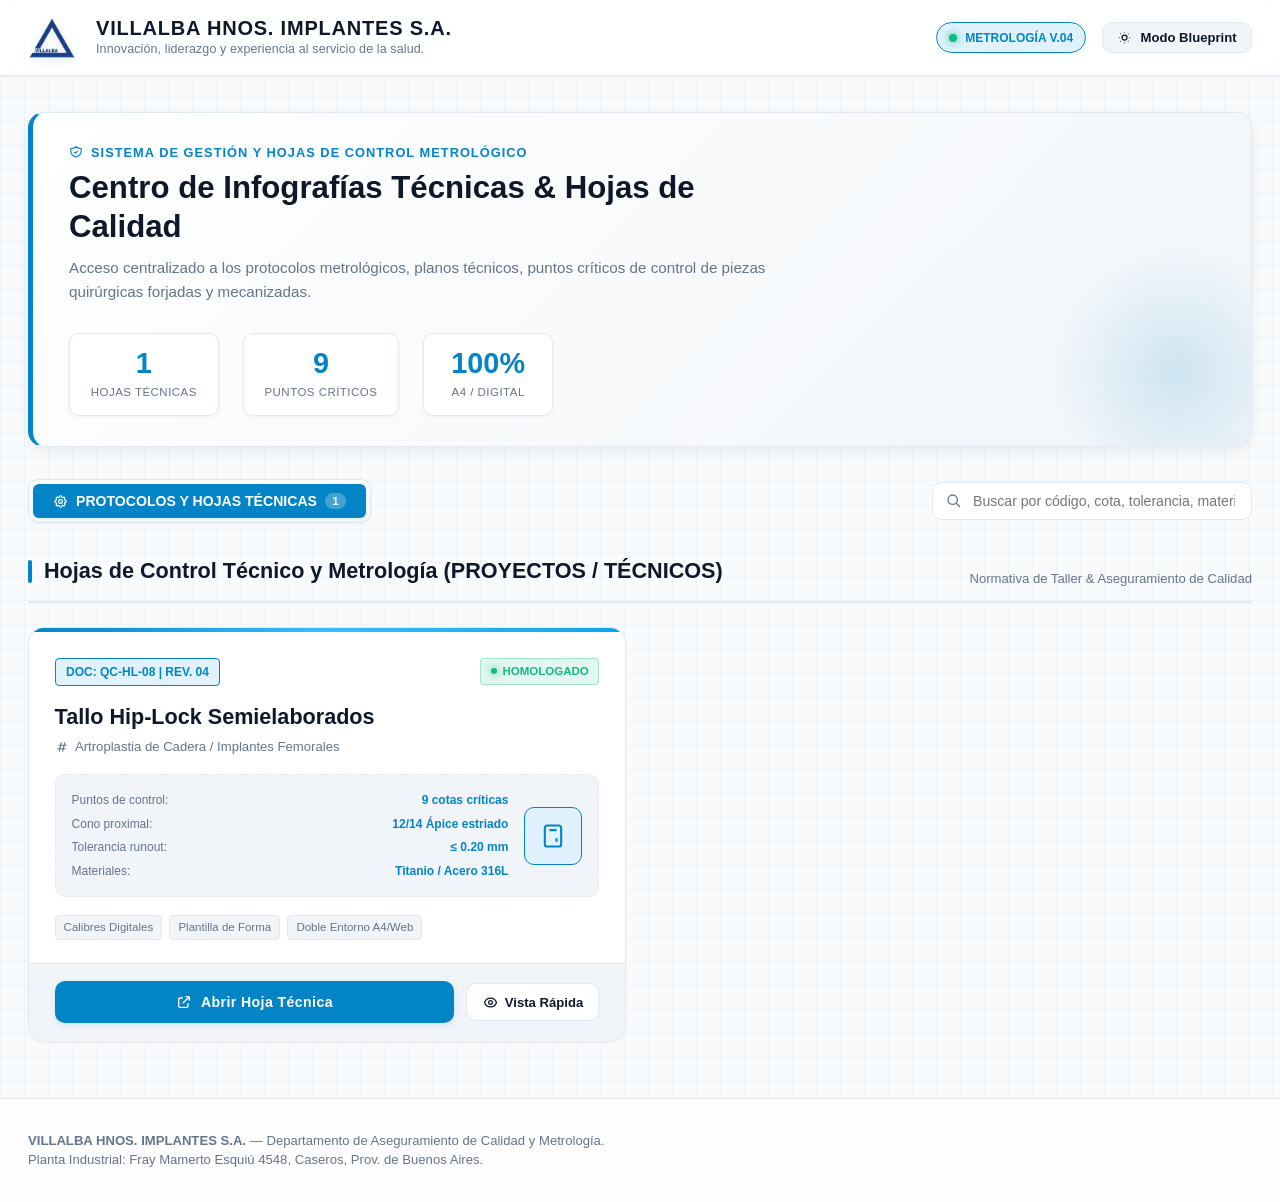
<file: index.html>
<!DOCTYPE html>
<html lang="es">
<head>
  <meta charset="UTF-8">
  <meta name="viewport" content="width=device-width, initial-scale=1.0">
  <meta http-equiv="Content-Security-Policy" content="default-src 'self'; script-src 'self' 'unsafe-inline'; style-src 'self' 'unsafe-inline' https://fonts.googleapis.com; font-src 'self' https://fonts.gstatic.com; img-src 'self' data: blob:; frame-src 'self'; object-src 'none'; base-uri 'self';">
  <title>Portal de Control Técnico y Metrología | VILLALBA HNOS. IMPLANTES S.A.</title>
  <meta name="description" content="Portal central de infografías técnicas, blueprints metrológicos y hojas de control de calidad de planta.">
  <link rel="preconnect" href="https://fonts.googleapis.com">
  <link rel="preconnect" href="https://fonts.gstatic.com" crossorigin>
  <link href="https://fonts.googleapis.com/css2?family=Inter:wght@300;400;500;600;700;800;900&display=swap" rel="stylesheet">
  <style>
    /* VARIABLES DE SISTEMA Y TEMAS */
    :root {
      --bg-base: #f8fafc;
      --bg-surface: #ffffff;
      --bg-surface-elevated: #f1f5f9;
      --bg-panel: rgba(255, 255, 255, 0.85);
      --border-color: #e2e8f0;
      --border-highlight: #0284c7;
      
      --text-main: #0f172a;
      --text-muted: #64748b;
      --text-sub: #334155;
      
      --primary: #0284c7;
      --primary-hover: #0369a1;
      --primary-glow: rgba(2, 132, 199, 0.15);
      --primary-light: #e0f2fe;
      
      --accent-tech: #0ea5e9;
      --accent-success: #10b981;
      --accent-warning: #f59e0b;
      --accent-danger: #ef4444;
      
      --font-display: 'Inter', -apple-system, BlinkMacSystemFont, "Segoe UI", Roboto, sans-serif;
      --font-body: 'Inter', -apple-system, BlinkMacSystemFont, "Segoe UI", Roboto, sans-serif;
      --font-mono: 'Inter', -apple-system, BlinkMacSystemFont, "Segoe UI", Roboto, sans-serif;
      
      --radius-sm: 6px;
      --radius-md: 10px;
      --radius-lg: 16px;
      --shadow-sm: 0 1px 3px rgba(15, 23, 42, 0.05);
      --shadow-md: 0 4px 16px -2px rgba(15, 23, 42, 0.08);
      --shadow-lg: 0 12px 30px -4px rgba(15, 23, 42, 0.12);
      --grid-pattern: rgba(2, 132, 199, 0.04);
    }

    body.theme-blueprint {
      --bg-base: #060d17;
      --bg-surface: #0b1727;
      --bg-surface-elevated: #112238;
      --bg-panel: rgba(11, 23, 39, 0.9);
      --border-color: #1a314d;
      --border-highlight: #38bdf8;
      
      --text-main: #f8fafc;
      --text-muted: #8ca3ba;
      --text-sub: #cbd5e1;
      
      --primary: #38bdf8;
      --primary-hover: #7dd3fc;
      --primary-glow: rgba(56, 189, 248, 0.2);
      --primary-light: rgba(56, 189, 248, 0.12);
      
      --shadow-sm: 0 1px 3px rgba(0, 0, 0, 0.4);
      --shadow-md: 0 4px 20px -2px rgba(0, 0, 0, 0.6);
      --shadow-lg: 0 12px 35px -4px rgba(0, 0, 0, 0.8);
      --grid-pattern: rgba(56, 189, 248, 0.06);
    }

    /* RESET SEGURO Y BASE */
    *, *::before, *::after {
      box-sizing: border-box;
      margin: 0;
      padding: 0;
    }

    body {
      font-family: var(--font-body);
      background-color: var(--bg-base);
      color: var(--text-main);
      min-height: 100vh;
      display: flex;
      flex-direction: column;
      background-image: 
        linear-gradient(var(--grid-pattern) 1px, transparent 1px),
        linear-gradient(90deg, var(--grid-pattern) 1px, transparent 1px);
      background-size: 24px 24px;
      transition: background-color 0.3s ease, color 0.3s ease;
      line-height: 1.5;
    }

    /* ENCABEZADO INSTITUCIONAL */
    .portal-header {
      background: var(--bg-panel);
      backdrop-filter: blur(12px);
      border-bottom: 1px solid var(--border-color);
      position: sticky;
      top: 0;
      z-index: 100;
      box-shadow: var(--shadow-sm);
    }

    .header-inner {
      max-width: 1400px;
      margin: 0 auto;
      padding: 0.85rem 1.75rem;
      display: flex;
      align-items: center;
      justify-content: space-between;
      gap: 1.5rem;
    }

    .brand-section {
      display: flex;
      align-items: center;
      gap: 1.25rem;
    }

    .brand-logo-img {
      height: 48px;
      width: auto;
      object-fit: contain;
      filter: drop-shadow(0 2px 4px rgba(0,0,0,0.1));
    }

    .brand-titles {
      display: flex;
      flex-direction: column;
    }

    .company-title {
      font-family: var(--font-display);
      font-size: 1.25rem;
      font-weight: 700;
      letter-spacing: 0.04em;
      color: var(--text-main);
      line-height: 1.2;
    }

    .company-slogan {
      font-size: 0.78rem;
      color: var(--text-muted);
      font-weight: 500;
      letter-spacing: 0.01em;
    }

    .header-actions {
      display: flex;
      align-items: center;
      gap: 1rem;
    }

    .sys-badge {
      display: inline-flex;
      align-items: center;
      gap: 0.5rem;
      padding: 0.35rem 0.75rem;
      background: var(--primary-light);
      border: 1px solid var(--border-highlight);
      border-radius: 9999px;
      font-family: var(--font-mono);
      font-size: 0.75rem;
      font-weight: 600;
      color: var(--primary);
    }

    .pulse-dot {
      width: 8px;
      height: 8px;
      border-radius: 50%;
      background: var(--accent-success);
      box-shadow: 0 0 8px var(--accent-success);
      animation: pulseAnim 2s infinite ease-in-out;
    }

    @keyframes pulseAnim {
      0%, 100% { opacity: 1; transform: scale(1); }
      50% { opacity: 0.4; transform: scale(0.85); }
    }

    .btn-toggle-theme {
      display: inline-flex;
      align-items: center;
      gap: 0.5rem;
      padding: 0.45rem 0.9rem;
      background: var(--bg-surface-elevated);
      border: 1px solid var(--border-color);
      border-radius: var(--radius-md);
      color: var(--text-main);
      font-family: var(--font-body);
      font-size: 0.82rem;
      font-weight: 600;
      cursor: pointer;
      transition: all 0.2s ease;
    }

    .btn-toggle-theme:hover {
      border-color: var(--border-highlight);
      color: var(--primary);
      transform: translateY(-1px);
    }

    /* CONTENIDO PRINCIPAL */
    .portal-main {
      flex: 1;
      max-width: 1400px;
      width: 100%;
      margin: 0 auto;
      padding: 2.25rem 1.75rem 3.5rem;
      display: flex;
      flex-direction: column;
      gap: 2rem;
    }

    /* HERO BANNER DE CONTROL METROLÓGICO */
    .hero-banner {
      background: linear-gradient(135deg, var(--bg-surface) 0%, var(--bg-surface-elevated) 100%);
      border: 1px solid var(--border-color);
      border-left: 5px solid var(--primary);
      border-radius: var(--radius-lg);
      padding: 1.85rem 2.25rem;
      display: flex;
      justify-content: space-between;
      align-items: center;
      flex-wrap: wrap;
      gap: 1.75rem;
      box-shadow: var(--shadow-md);
      position: relative;
      overflow: hidden;
    }

    .hero-banner::after {
      content: "";
      position: absolute;
      right: -50px;
      bottom: -50px;
      width: 250px;
      height: 250px;
      background: radial-gradient(circle, var(--primary-glow) 0%, transparent 70%);
      pointer-events: none;
    }

    .hero-text {
      max-width: 720px;
    }

    .hero-tagline {
      font-family: var(--font-mono);
      font-size: 0.8rem;
      color: var(--primary);
      font-weight: 600;
      text-transform: uppercase;
      letter-spacing: 0.08em;
      margin-bottom: 0.4rem;
      display: flex;
      align-items: center;
      gap: 0.5rem;
    }

    .hero-title {
      font-family: var(--font-display);
      font-size: 1.95rem;
      font-weight: 700;
      color: var(--text-main);
      line-height: 1.25;
      margin-bottom: 0.6rem;
    }

    .hero-desc {
      font-size: 0.95rem;
      color: var(--text-muted);
      line-height: 1.6;
    }

    .hero-metrics {
      display: flex;
      gap: 1.5rem;
      align-items: center;
    }

    .metric-card {
      background: var(--bg-surface);
      border: 1px solid var(--border-color);
      border-radius: var(--radius-md);
      padding: 0.9rem 1.3rem;
      text-align: center;
      min-width: 130px;
      box-shadow: var(--shadow-sm);
    }

    .metric-val {
      font-family: var(--font-display);
      font-size: 1.8rem;
      font-weight: 700;
      color: var(--primary);
      line-height: 1.1;
    }

    .metric-lbl {
      font-size: 0.72rem;
      text-transform: uppercase;
      letter-spacing: 0.04em;
      color: var(--text-muted);
      font-family: var(--font-mono);
      margin-top: 0.25rem;
    }

    /* BARRA DE HERRAMIENTAS, FILTROS Y BÚSQUEDA */
    .controls-strip {
      display: flex;
      justify-content: space-between;
      align-items: center;
      flex-wrap: wrap;
      gap: 1rem;
    }

    .category-tabs {
      display: flex;
      background: var(--bg-surface);
      border: 1px solid var(--border-color);
      border-radius: var(--radius-md);
      padding: 0.25rem;
      gap: 0.25rem;
    }

    .tab-btn {
      padding: 0.55rem 1.25rem;
      border: none;
      background: transparent;
      border-radius: var(--radius-sm);
      font-family: var(--font-display);
      font-size: 0.88rem;
      font-weight: 600;
      color: var(--text-muted);
      cursor: pointer;
      display: inline-flex;
      align-items: center;
      gap: 0.5rem;
      transition: all 0.2s ease;
    }

    .tab-btn.active {
      background: var(--primary);
      color: #ffffff;
      box-shadow: 0 2px 8px var(--primary-glow);
    }

    .tab-btn:hover:not(.active) {
      color: var(--text-main);
      background: var(--bg-surface-elevated);
    }

    .tab-count {
      font-family: var(--font-mono);
      font-size: 0.72rem;
      padding: 0.15rem 0.45rem;
      border-radius: 9999px;
      background: rgba(0, 0, 0, 0.12);
    }

    .tab-btn.active .tab-count {
      background: rgba(255, 255, 255, 0.25);
    }

    .search-box {
      position: relative;
      min-width: 320px;
    }

    .search-input {
      width: 100%;
      padding: 0.6rem 1rem 0.6rem 2.5rem;
      background: var(--bg-surface);
      border: 1px solid var(--border-color);
      border-radius: var(--radius-md);
      color: var(--text-main);
      font-family: var(--font-body);
      font-size: 0.88rem;
      transition: border-color 0.2s ease, box-shadow 0.2s ease;
      outline: none;
    }

    .search-input:focus {
      border-color: var(--border-highlight);
      box-shadow: 0 0 0 3px var(--primary-glow);
    }

    .search-icon {
      position: absolute;
      left: 0.85rem;
      top: 50%;
      transform: translateY(-50%);
      color: var(--text-muted);
      pointer-events: none;
    }

    /* SECCIÓN DE GRILLA DE INFOGRAFÍAS */
    .section-header {
      display: flex;
      align-items: baseline;
      justify-content: space-between;
      border-bottom: 2px solid var(--border-color);
      padding-bottom: 0.75rem;
      margin-bottom: 1.5rem;
    }

    .section-title {
      font-family: var(--font-display);
      font-size: 1.35rem;
      font-weight: 700;
      color: var(--text-main);
      display: flex;
      align-items: center;
      gap: 0.75rem;
    }

    .section-title::before {
      content: "";
      width: 4px;
      height: 1.1em;
      background: var(--primary);
      border-radius: 2px;
      display: inline-block;
    }

    .section-subtitle {
      font-size: 0.82rem;
      color: var(--text-muted);
      font-family: var(--font-mono);
    }

    .cards-grid {
      display: grid;
      grid-template-columns: repeat(auto-fill, minmax(420px, 1fr));
      gap: 1.75rem;
    }

    @media (max-width: 640px) {
      .cards-grid {
        grid-template-columns: 1fr;
      }
      .search-box {
        min-width: 100%;
      }
    }

    /* TARJETA TÉCNICA PRINCIPAL (HIP-LOCK) */
    .tech-card {
      background: var(--bg-surface);
      border: 1px solid var(--border-color);
      border-radius: var(--radius-lg);
      overflow: hidden;
      display: flex;
      flex-direction: column;
      box-shadow: var(--shadow-sm);
      transition: transform 0.25s ease, box-shadow 0.25s ease, border-color 0.25s ease;
      position: relative;
    }

    .tech-card:hover {
      transform: translateY(-4px);
      box-shadow: var(--shadow-lg);
      border-color: var(--border-highlight);
    }

    .card-top-accent {
      height: 4px;
      background: linear-gradient(90deg, #0284c7, #38bdf8, #0ea5e9);
    }

    .card-content {
      padding: 1.6rem 1.6rem 1.4rem;
      display: flex;
      flex-direction: column;
      flex: 1;
      gap: 1.1rem;
    }

    .card-header-meta {
      display: flex;
      justify-content: space-between;
      align-items: flex-start;
      gap: 0.75rem;
    }

    .doc-pill {
      font-family: var(--font-mono);
      font-size: 0.75rem;
      font-weight: 600;
      padding: 0.25rem 0.65rem;
      background: var(--primary-light);
      color: var(--primary);
      border: 1px solid var(--border-highlight);
      border-radius: 4px;
    }

    .status-badge {
      font-family: var(--font-mono);
      font-size: 0.72rem;
      font-weight: 600;
      padding: 0.25rem 0.6rem;
      border-radius: 4px;
      display: inline-flex;
      align-items: center;
      gap: 0.35rem;
    }

    .status-active {
      background: rgba(16, 185, 129, 0.12);
      color: var(--accent-success);
      border: 1px solid rgba(16, 185, 129, 0.3);
    }

    .card-title-group h3 {
      font-family: var(--font-display);
      font-size: 1.35rem;
      font-weight: 700;
      color: var(--text-main);
      line-height: 1.3;
      margin-bottom: 0.35rem;
    }

    .card-family {
      font-size: 0.82rem;
      color: var(--text-muted);
      font-weight: 500;
      display: flex;
      align-items: center;
      gap: 0.4rem;
    }

    .card-preview-thumb {
      background: var(--bg-surface-elevated);
      border: 1px dashed var(--border-color);
      border-radius: var(--radius-md);
      padding: 1rem;
      display: flex;
      align-items: center;
      justify-content: space-between;
      gap: 1rem;
      position: relative;
    }

    .thumb-blueprint-visual {
      flex: 1;
      display: flex;
      flex-direction: column;
      gap: 0.35rem;
    }

    .blueprint-row {
      display: flex;
      align-items: center;
      justify-content: space-between;
      font-family: var(--font-mono);
      font-size: 0.75rem;
      color: var(--text-sub);
    }

    .blueprint-row span.label {
      color: var(--text-muted);
    }

    .blueprint-row span.val {
      font-weight: 600;
      color: var(--primary);
    }

    .thumb-icon-box {
      width: 58px;
      height: 58px;
      border-radius: var(--radius-md);
      background: var(--primary-light);
      color: var(--primary);
      display: flex;
      align-items: center;
      justify-content: center;
      flex-shrink: 0;
      border: 1px solid var(--border-highlight);
    }

    .card-tags {
      display: flex;
      flex-wrap: wrap;
      gap: 0.45rem;
    }

    .tech-tag {
      font-size: 0.72rem;
      font-family: var(--font-mono);
      padding: 0.2rem 0.5rem;
      border-radius: 4px;
      background: var(--bg-surface-elevated);
      border: 1px solid var(--border-color);
      color: var(--text-muted);
    }

    .card-actions {
      border-top: 1px solid var(--border-color);
      padding: 1.1rem 1.6rem;
      background: var(--bg-surface-elevated);
      display: flex;
      align-items: center;
      justify-content: space-between;
      gap: 0.75rem;
      flex-wrap: wrap;
    }

    .btn-action-primary {
      flex: 1;
      min-width: 170px;
      display: inline-flex;
      align-items: center;
      justify-content: center;
      gap: 0.55rem;
      padding: 0.65rem 1.25rem;
      background: var(--primary);
      color: #ffffff;
      font-family: var(--font-display);
      font-size: 0.88rem;
      font-weight: 700;
      letter-spacing: 0.03em;
      border-radius: var(--radius-md);
      text-decoration: none;
      transition: all 0.2s ease;
      box-shadow: 0 2px 6px var(--primary-glow);
    }

    .btn-action-primary:hover {
      background: var(--primary-hover);
      transform: translateY(-1px);
      box-shadow: 0 4px 12px var(--primary-glow);
    }

    .btn-action-secondary {
      display: inline-flex;
      align-items: center;
      justify-content: center;
      gap: 0.45rem;
      padding: 0.65rem 0.95rem;
      background: var(--bg-surface);
      color: var(--text-main);
      border: 1px solid var(--border-color);
      font-family: var(--font-body);
      font-size: 0.82rem;
      font-weight: 600;
      border-radius: var(--radius-md);
      text-decoration: none;
      transition: all 0.2s ease;
      cursor: pointer;
    }

    .btn-action-secondary:hover {
      border-color: var(--border-highlight);
      color: var(--primary);
      background: var(--bg-surface-elevated);
    }

    /* MODAL DE PREVISUALIZACIÓN EMBEBIDA */
    .preview-modal {
      position: fixed;
      inset: 0;
      background: rgba(0, 0, 0, 0.75);
      backdrop-filter: blur(8px);
      z-index: 999;
      display: none;
      align-items: center;
      justify-content: center;
      padding: 1.5rem;
      opacity: 0;
      transition: opacity 0.25s ease;
    }

    .preview-modal.open {
      display: flex;
      opacity: 1;
    }

    .modal-dialog {
      background: var(--bg-surface);
      border: 1px solid var(--border-color);
      border-radius: var(--radius-lg);
      width: 100%;
      max-width: 1280px;
      height: 90vh;
      display: flex;
      flex-direction: column;
      box-shadow: var(--shadow-lg);
      overflow: hidden;
    }

    .modal-header {
      padding: 0.9rem 1.4rem;
      background: var(--bg-surface-elevated);
      border-bottom: 1px solid var(--border-color);
      display: flex;
      justify-content: space-between;
      align-items: center;
      gap: 1rem;
    }

    .modal-title {
      font-family: var(--font-display);
      font-size: 1.05rem;
      font-weight: 700;
      color: var(--text-main);
      display: flex;
      align-items: center;
      gap: 0.6rem;
    }

    .modal-header-actions {
      display: flex;
      align-items: center;
      gap: 0.75rem;
    }

    .modal-btn-close {
      background: transparent;
      border: none;
      color: var(--text-muted);
      cursor: pointer;
      padding: 0.35rem;
      border-radius: var(--radius-sm);
      display: flex;
      align-items: center;
      justify-content: center;
      transition: all 0.2s;
    }

    .modal-btn-close:hover {
      color: var(--text-main);
      background: rgba(0, 0, 0, 0.08);
    }

    .modal-body {
      flex: 1;
      width: 100%;
      height: 100%;
      background: var(--bg-base);
    }

    .modal-iframe {
      width: 100%;
      height: 100%;
      border: none;
    }

    /* FOOTER INSTITUCIONAL */
    .portal-footer {
      background: var(--bg-panel);
      border-top: 1px solid var(--border-color);
      padding: 2rem 1.75rem;
      margin-top: auto;
    }

    .footer-inner {
      max-width: 1400px;
      margin: 0 auto;
      display: flex;
      justify-content: space-between;
      align-items: center;
      flex-wrap: wrap;
      gap: 1.5rem;
      font-size: 0.82rem;
      color: var(--text-muted);
    }

    .footer-norms {
      display: flex;
      align-items: center;
      gap: 1.25rem;
      font-family: var(--font-mono);
      font-size: 0.75rem;
    }

    .footer-norms span {
      display: inline-flex;
      align-items: center;
      gap: 0.35rem;
    }

    /* ==========================================================================
       ESTÁNDARES RESPONSIVE MULTIDISPOSITIVO (MÓVILES, PHABLETS Y TABLETS)
       ========================================================================== */
    html, body {
      overflow-x: hidden;
      max-width: 100vw;
      width: 100%;
    }

    /* TABLETS (<= 960px) */
    @media (max-width: 960px) {
      .header-inner {
        padding: 0.75rem 1.25rem;
      }
      .portal-main {
        padding: 1.5rem 1.25rem 2.5rem;
      }
      .hero-banner {
        padding: 1.5rem 1.75rem;
      }
      .cards-grid {
        grid-template-columns: 1fr;
      }
    }

    /* PHABLETS Y TABLETS VERTICALES (<= 768px) */
    @media (max-width: 768px) {
      .hero-banner {
        flex-direction: column;
        align-items: stretch;
        gap: 1.5rem;
      }
      .hero-metrics {
        width: 100%;
        display: grid;
        grid-template-columns: repeat(3, 1fr);
        gap: 0.75rem;
      }
      .metric-card {
        min-width: 0;
        padding: 0.75rem 0.5rem;
      }
      .metric-val {
        font-size: 1.5rem;
      }
      .hero-title {
        font-size: 1.55rem;
      }
      .controls-strip {
        flex-direction: column;
        align-items: stretch;
        gap: 0.75rem;
      }
      .category-tabs {
        width: 100%;
      }
      .tab-btn {
        width: 100%;
        justify-content: center;
      }
      .search-box {
        min-width: 100%;
        width: 100%;
      }
      .search-input {
        min-height: 44px;
        font-size: 0.92rem;
      }
    }

    /* SMARTPHONES ESTÁNDAR (<= 640px) */
    @media (max-width: 640px) {
      .header-inner {
        flex-direction: column;
        align-items: stretch;
        gap: 0.85rem;
        padding: 0.75rem 1rem;
      }
      .brand-section {
        width: 100%;
        justify-content: flex-start;
        gap: 0.85rem;
      }
      .brand-logo-img {
        height: 38px;
      }
      .company-title {
        font-size: 1.05rem;
      }
      .company-slogan {
        font-size: 0.72rem;
        line-height: 1.3;
      }
      .header-actions {
        width: 100%;
        justify-content: space-between;
      }
      .btn-toggle-theme {
        flex: 1;
        justify-content: center;
        min-height: 40px;
      }
      .hero-banner {
        padding: 1.25rem 1rem;
        border-radius: var(--radius-md);
      }
      .hero-tagline {
        font-size: 0.72rem;
      }
      .hero-title {
        font-size: 1.35rem;
        line-height: 1.3;
      }
      .hero-desc {
        font-size: 0.85rem;
      }
      .hero-metrics {
        gap: 0.5rem;
      }
      .metric-card {
        padding: 0.6rem 0.25rem;
      }
      .metric-val {
        font-size: 1.25rem;
      }
      .metric-lbl {
        font-size: 0.65rem;
      }
      .section-header {
        flex-direction: column;
        align-items: flex-start;
        gap: 0.35rem;
      }
      .section-title {
        font-size: 1.15rem;
      }
      .tech-card {
        border-radius: var(--radius-md);
      }
      .card-content {
        padding: 1.25rem 1rem 1rem;
        gap: 0.85rem;
      }
      .card-title-group h3 {
        font-size: 1.15rem;
      }
      .card-actions {
        padding: 0.85rem 1rem;
        flex-direction: column;
        align-items: stretch;
        gap: 0.6rem;
      }
      .btn-action-primary,
      .btn-action-secondary {
        width: 100%;
        min-height: 44px;
        font-size: 0.88rem;
        justify-content: center;
      }
      .footer-inner {
        flex-direction: column;
        text-align: center;
        gap: 1rem;
      }
      .footer-norms {
        justify-content: center;
        flex-wrap: wrap;
        gap: 0.75rem;
      }
    }

    /* SMARTPHONES COMPACTOS (<= 480px) */
    @media (max-width: 480px) {
      .portal-main {
        padding: 1.25rem 0.85rem 2rem;
        gap: 1.5rem;
      }
      .card-preview-thumb {
        flex-direction: column;
        align-items: stretch;
        gap: 0.75rem;
      }
      .thumb-icon-box {
        align-self: center;
        width: 46px;
        height: 46px;
      }
      .blueprint-row {
        font-size: 0.72rem;
      }
      .tech-tag {
        font-size: 0.68rem;
        padding: 0.15rem 0.4rem;
      }
      .preview-modal {
        padding: 0;
      }
      .modal-dialog {
        height: 100vh;
        max-height: 100vh;
        border-radius: 0;
        border: none;
      }
      .modal-header {
        padding: 0.65rem 0.85rem;
      }
      .modal-title {
        font-size: 0.88rem;
      }
      .modal-btn-close {
        width: 38px;
        height: 38px;
      }
    }
  </style>
</head>
<body class="theme-light">

  <!-- ENCABEZADO INSTITUCIONAL OBLIGATORIO -->
  <header class="portal-header">
    <div class="header-inner">
      <div class="brand-section">
        <img src="logo_villalba.png" alt="Logo Villalba Hnos. Implantes S.A." class="brand-logo-img">
        <div class="brand-titles">
          <span class="company-title">VILLALBA HNOS. IMPLANTES S.A.</span>
          <span class="company-slogan">Innovación, liderazgo y experiencia al servicio de la salud.</span>
        </div>
      </div>

      <div class="header-actions">
        <div class="sys-badge">
          <span class="pulse-dot"></span>
          <span>METROLOGÍA V.04</span>
        </div>
        <button id="themeToggleBtn" class="btn-toggle-theme" title="Alternar entre Modo Hoja Técnica y Modo Blueprint / Taller">
          <svg width="15" height="15" fill="none" stroke="currentColor" stroke-width="2" viewBox="0 0 24 24">
            <path d="M12 3v1m0 16v1m9-9h-1M4 12H3m15.364 6.364l-.707-.707M6.343 6.343l-.707-.707m12.728 0l-.707.707M6.343 17.657l-.707.707M16 12a4 4 0 11-8 0 4 4 0 018 0z"></path>
          </svg>
          <span id="themeToggleText">Modo Blueprint</span>
        </button>
      </div>
    </div>
  </header>

  <!-- CONTENIDO DEL PORTAL -->
  <main class="portal-main">
    
    <!-- BANNER DE BIENVENIDA Y RESUMEN TÉCNICO -->
    <section class="hero-banner">
      <div class="hero-text">
        <div class="hero-tagline">
          <svg width="14" height="14" fill="none" stroke="currentColor" stroke-width="2" viewBox="0 0 24 24">
            <path d="M9 12l2 2 4-4m5.618-4.016A11.955 11.955 0 0112 2.944a11.955 11.955 0 01-8.618 3.04A12.02 12.02 0 003 9c0 5.591 3.824 10.29 9 11.622 5.176-1.332 9-6.03 9-11.622 0-1.042-.133-2.052-.382-3.016z"></path>
          </svg>
          SISTEMA DE GESTIÓN Y HOJAS DE CONTROL METROLÓGICO
        </div>
        <h1 class="hero-title">Centro de Infografías Técnicas & Hojas de Calidad</h1>
        <p class="hero-desc">
          Acceso centralizado a los protocolos metrológicos, planos técnicos, puntos críticos de control de piezas quirúrgicas forjadas y mecanizadas.
        </p>
      </div>

      <div class="hero-metrics">
        <div class="metric-card">
          <div class="metric-val" id="metric-docs">1</div>
          <div class="metric-lbl">Hojas Técnicas</div>
        </div>
        <div class="metric-card">
          <div class="metric-val">9</div>
          <div class="metric-lbl">Puntos Críticos</div>
        </div>
        <div class="metric-card">
          <div class="metric-val">100%</div>
          <div class="metric-lbl">A4 / Digital</div>
        </div>
      </div>
    </section>

    <!-- BARRA DE FILTROS Y BÚSQUEDA TÉCNICA -->
    <div class="controls-strip">
      <div class="category-tabs">
        <button class="tab-btn active" id="tab-tecnicos">
          <svg width="15" height="15" fill="none" stroke="currentColor" stroke-width="2" viewBox="0 0 24 24">
            <path d="M10.325 4.317c.426-1.756 2.924-1.756 3.35 0a1.724 1.724 0 002.573 1.066c1.543-.94 3.31.826 2.37 2.37a1.724 1.724 0 001.065 2.572c1.756.426 1.756 2.924 0 3.35a1.724 1.724 0 00-1.066 2.573c.94 1.543-.826 3.31-2.37 2.37a1.724 1.724 0 00-2.572 1.065c-.426 1.756-2.924 1.756-3.35 0a1.724 1.724 0 00-2.573-1.066c-1.543.94-3.31-.826-2.37-2.37a1.724 1.724 0 00-1.065-2.572c-1.756-.426-1.756-2.924 0-3.35a1.724 1.724 0 001.066-2.573c-.94-1.543.826-3.31 2.37-2.37.996.608 2.296.07 2.572-1.065z"></path>
            <path d="M15 12a3 3 0 11-6 0 3 3 0 016 0z"></path>
          </svg>
          <span>PROTOCOLOS Y HOJAS TÉCNICAS</span>
          <span class="tab-count">1</span>
        </button>
      </div>

      <div class="search-box">
        <svg class="search-icon" width="16" height="16" fill="none" stroke="currentColor" stroke-width="2" viewBox="0 0 24 24">
          <path d="M21 21l-6-6m2-5a7 7 0 11-14 0 7 7 0 0114 0z"></path>
        </svg>
        <input type="text" id="searchInput" class="search-input" placeholder="Buscar por código, cota, tolerancia, material..." oninput="handleSearch()">
      </div>
    </div>

    <!-- SECCIÓN DE INFOGRAFÍAS TÉCNICAS -->
    <section id="section-tecnicos-wrapper">
      <div class="section-header">
        <h2 class="section-title">Hojas de Control Técnico y Metrología (PROYECTOS / TÉCNICOS)</h2>
        <span class="section-subtitle">Normativa de Taller & Aseguramiento de Calidad</span>
      </div>

      <div class="cards-grid" id="cardsGridTecnicos">
        
        <!-- TARJETA: TALLO HIP-LOCK -->
        <article class="tech-card" data-category="tecnicos" data-keywords="hip-lock tallo cadera cono 12/14 qc-hl-08 titanio acero metrologia forjado mecanizado runout tolerancia">
          <div class="card-top-accent"></div>
          
          <div class="card-content">
            <div class="card-header-meta">
              <span class="doc-pill">DOC: QC-HL-08 | REV. 04</span>
              <span class="status-badge status-active">
                <span class="pulse-dot" style="width:6px;height:6px;"></span>
                HOMOLOGADO
              </span>
            </div>

            <div class="card-title-group">
              <h3>Tallo Hip-Lock Semielaborados</h3>
              <p class="card-family">
                <svg width="14" height="14" fill="none" stroke="currentColor" stroke-width="2" viewBox="0 0 24 24">
                  <path d="M7 20l4-16m2 16l4-16M6 9h14M4 15h14"></path>
                </svg>
                Artroplastia de Cadera / Implantes Femorales
              </p>
            </div>

            <!-- VISTA RÁPIDA / BLUEPRINT METROLÓGICO -->
            <div class="card-preview-thumb">
              <div class="thumb-blueprint-visual">
                <div class="blueprint-row">
                  <span class="label">Puntos de control:</span>
                  <span class="val">9 cotas críticas</span>
                </div>
                <div class="blueprint-row">
                  <span class="label">Cono proximal:</span>
                  <span class="val">12/14 Ápice estriado</span>
                </div>
                <div class="blueprint-row">
                  <span class="label">Tolerancia runout:</span>
                  <span class="val">≤ 0.20 mm</span>
                </div>
                <div class="blueprint-row">
                  <span class="label">Materiales:</span>
                  <span class="val">Titanio / Acero 316L</span>
                </div>
              </div>
              <div class="thumb-icon-box" title="Hoja Metrológica">
                <svg width="28" height="28" fill="none" stroke="currentColor" stroke-width="1.8" viewBox="0 0 24 24">
                  <path d="M9 7h6m0 10v-3m-3 3h.01M9 17h.01M9 14h.01M12 14h.01M15 11h.01M12 11h.01M9 11h.01M7 21h10a2 2 0 002-2V5a2 2 0 00-2-2H7a2 2 0 00-2 2v14a2 2 0 002 2z"></path>
                </svg>
              </div>
            </div>

            <!-- TAGS TÉCNICOS -->
            <div class="card-tags">
              <span class="tech-tag">Calibres Digitales</span>
              <span class="tech-tag">Plantilla de Forma</span>
              <span class="tech-tag">Doble Entorno A4/Web</span>
            </div>
          </div>

          <!-- ACCIONES DE ACCESO -->
          <div class="card-actions">
            <a href="PROYECTOS/TÉCNICOS/Hip-lock/index.html" class="btn-action-primary" target="_blank" rel="noopener noreferrer" title="Abrir la infografía técnica interactiva completa">
              <svg width="16" height="16" fill="none" stroke="currentColor" stroke-width="2" viewBox="0 0 24 24">
                <path d="M10 6H6a2 2 0 00-2 2v10a2 2 0 002 2h10a2 2 0 002-2v-4M14 4h6m0 0v6m0-6L10 14"></path>
              </svg>
              <span>Abrir Hoja Técnica</span>
            </a>

            <button class="btn-action-secondary" onclick="openPreviewModal('PROYECTOS/TÉCNICOS/Hip-lock/index.html', 'Tallo Hip-Lock — Hoja de Control de Calidad')" title="Previsualizar aquí mismo">
              <svg width="15" height="15" fill="none" stroke="currentColor" stroke-width="2" viewBox="0 0 24 24">
                <path d="M15 12a3 3 0 11-6 0 3 3 0 016 0z"></path>
                <path d="M2.458 12C3.732 7.943 7.523 5 12 5c4.478 0 8.268 2.943 9.542 7-1.274 4.057-5.064 7-9.542 7-4.477 0-8.268-2.943-9.542-7z"></path>
              </svg>
              <span>Vista Rápida</span>
            </button>
          </div>
        </article>

      </div>
    </section>

    <!-- MENSAJE DE BÚSQUEDA SIN RESULTADOS -->
    <div id="noResultsMsg" style="display: none; text-align: center; padding: 3rem 1rem; color: var(--text-muted);">
      <svg width="42" height="42" fill="none" stroke="currentColor" stroke-width="1.5" viewBox="0 0 24 24" style="margin-bottom: 0.75rem; opacity: 0.6;">
        <path d="M9.172 16.172a4 4 0 015.656 0M9 10h.01M15 10h.01M21 12a9 9 0 11-18 0 9 9 0 0118 0z"></path>
      </svg>
      <p style="font-family: var(--font-display); font-size: 1.1rem; font-weight: 600;">No se encontraron infografías que coincidan con la búsqueda.</p>
      <p style="font-size: 0.85rem; margin-top: 0.25rem;">Intente con otros términos como "Hip-lock", "Titanio", "12/14" o "Calidad".</p>
    </div>

  </main>

  <!-- MODAL DE PREVISUALIZACIÓN EMBEBIDA -->
  <div class="preview-modal" id="previewModal">
    <div class="modal-dialog">
      <div class="modal-header">
        <div class="modal-title">
          <svg width="18" height="18" fill="none" stroke="var(--primary)" stroke-width="2" viewBox="0 0 24 24">
            <path d="M15 12a3 3 0 11-6 0 3 3 0 016 0z"></path>
            <path d="M2.458 12C3.732 7.943 7.523 5 12 5c4.478 0 8.268 2.943 9.542 7-1.274 4.057-5.064 7-9.542 7-4.477 0-8.268-2.943-9.542-7z"></path>
          </svg>
          <span id="modalDocTitle">Previsualización de Documento</span>
        </div>
        <div class="modal-header-actions">
          <a id="modalExternalLink" href="#" target="_blank" rel="noopener noreferrer" class="btn-action-secondary" style="padding: 0.35rem 0.75rem; font-size: 0.78rem;">
            <span>Abrir en nueva pestaña</span>
            <svg width="12" height="12" fill="none" stroke="currentColor" stroke-width="2" viewBox="0 0 24 24"><path d="M10 6H6a2 2 0 00-2 2v10a2 2 0 002 2h10a2 2 0 002-2v-4M14 4h6m0 0v6m0-6L10 14"></path></svg>
          </a>
          <button class="modal-btn-close" onclick="closePreviewModal()" title="Cerrar modal">
            <svg width="20" height="20" fill="none" stroke="currentColor" stroke-width="2" viewBox="0 0 24 24">
              <path d="M6 18L18 6M6 6l12 12"></path>
            </svg>
          </button>
        </div>
      </div>
      <div class="modal-body">
        <iframe id="previewIframe" class="modal-iframe" src="" title="Previsualización de infografía"></iframe>
      </div>
    </div>
  </div>

  <!-- PIE DE PÁGINA -->
  <footer class="portal-footer">
    <div class="footer-inner">
      <div>
        <strong>VILLALBA HNOS. IMPLANTES S.A.</strong> — Departamento de Aseguramiento de Calidad y Metrología.
        <br>
        Planta Industrial: Fray Mamerto Esquiú 4548, Caseros, Prov. de Buenos Aires.
      </div>
    </div>
  </footer>

  <!-- SCRIPT DE INTERACTIVIDAD, TEMA Y FILTROS -->
  <script>
    // GESTIÓN DE TEMA
    const body = document.body;
    const themeBtn = document.getElementById('themeToggleBtn');
    const themeText = document.getElementById('themeToggleText');

    function applyTheme(theme) {
      if (theme === 'blueprint') {
        body.classList.remove('theme-light');
        body.classList.add('theme-blueprint');
        themeText.textContent = 'Modo Hoja Clara';
      } else {
        body.classList.remove('theme-blueprint');
        body.classList.add('theme-light');
        themeText.textContent = 'Modo Blueprint';
      }
      localStorage.setItem('vh_portal_theme', theme);
    }

    const savedTheme = localStorage.getItem('vh_portal_theme') || 'light';
    applyTheme(savedTheme);

    themeBtn.addEventListener('click', () => {
      const isBlueprint = body.classList.contains('theme-blueprint');
      applyTheme(isBlueprint ? 'light' : 'blueprint');
    });

    // BÚSQUEDA EN TIEMPO REAL (HOJAS TÉCNICAS) CON LÍMITE ANTI-SPAM
    function handleSearch() {
      const searchEl = document.getElementById('searchInput');
      if (searchEl.value.length > 120) {
        searchEl.value = searchEl.value.slice(0, 120);
      }
      const query = searchEl.value.trim().toLowerCase();
      const allCards = document.querySelectorAll('.tech-card');
      let visibleCount = 0;

      allCards.forEach(card => {
        const keywords = card.getAttribute('data-keywords') || '';
        const cardText = card.textContent.toLowerCase() + ' ' + keywords;

        const matchesQuery = query === '' || cardText.includes(query);

        if (matchesQuery) {
          card.style.display = 'flex';
          visibleCount++;
        } else {
          card.style.display = 'none';
        }
      });

      const noResults = document.getElementById('noResultsMsg');
      noResults.style.display = visibleCount === 0 ? 'block' : 'none';
    }

    // MODAL DE PREVISUALIZACIÓN EMBEBIDA CON VALIDACIÓN DE RUTA SEGURA (ANTI-XSS / ANTI-OPEN-REDIRECT)
    const modal = document.getElementById('previewModal');
    const iframe = document.getElementById('previewIframe');
    const modalTitle = document.getElementById('modalDocTitle');
    const modalLink = document.getElementById('modalExternalLink');

    function isSafeInternalUrl(url) {
      if (typeof url !== 'string') return false;
      const trimmed = url.trim();
      if (/^(javascript|data|vbscript|file|http|https):/i.test(trimmed) || trimmed.startsWith('//') || trimmed.includes('..')) {
        return false;
      }
      return /^PROYECTOS\/[A-Za-z0-9ÁÉÍÓÚáéíóúÑñ _\-/]+\.html$/i.test(trimmed);
    }

    function openPreviewModal(url, title) {
      if (!isSafeInternalUrl(url)) {
        console.warn('URL de previsualización bloqueada por política de seguridad.');
        return;
      }
      modalTitle.textContent = String(title || '').slice(0, 140);
      modalLink.href = url;
      iframe.src = url;
      modal.classList.add('open');
      document.body.style.overflow = 'hidden';
    }

    function closePreviewModal() {
      modal.classList.remove('open');
      iframe.src = '';
      document.body.style.overflow = '';
    }

    modal.addEventListener('click', (e) => {
      if (e.target === modal) {
        closePreviewModal();
      }
    });

    document.addEventListener('keydown', (e) => {
      if (e.key === 'Escape' && modal.classList.contains('open')) {
        closePreviewModal();
      }
    });
  </script>
</body>
</html>
</file>
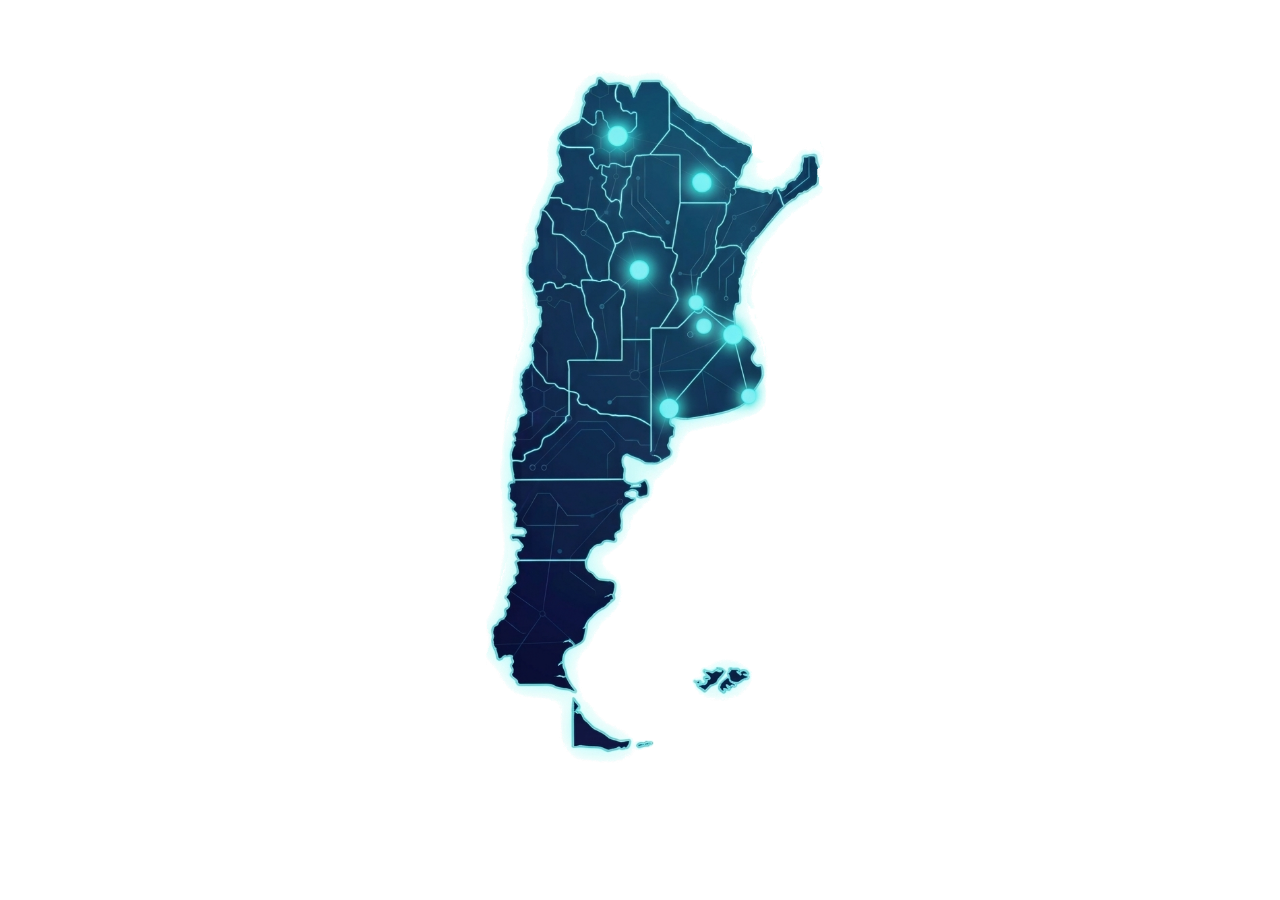
<file: PROYECTOS/ARTÍSTICOS/Mapa de Distribuidores/index.html>
<!DOCTYPE html>
<html lang="es">
<head>
  <meta charset="UTF-8">
  <meta name="viewport" content="width=device-width, initial-scale=1.0">
  <meta http-equiv="Content-Security-Policy" content="default-src 'self'; script-src 'self'; style-src 'self' 'unsafe-inline' https://fonts.googleapis.com; font-src 'self' https://fonts.gstatic.com; img-src 'self' data:; object-src 'none'; base-uri 'self';">
  <title>Mapa de Distribuidores — VILLALBA HNOS. IMPLANTES S.A.</title>
  <link rel="preconnect" href="https://fonts.googleapis.com">
  <link rel="preconnect" href="https://fonts.gstatic.com" crossorigin>
  <link href="https://fonts.googleapis.com/css2?family=Chakra+Petch:wght@600;700&family=Inter:wght@400;500;600;700&display=swap" rel="stylesheet">
  <link rel="stylesheet" href="style.css?v=5">
</head>
<body>

  <!-- CONTENEDOR PRINCIPAL: EXCLUSIVAMENTE EL MAPA INTERACTIVO -->
  <main class="map-viewport">
    <div class="map-interactive-container" id="map-container">
      
      <!-- IMAGEN BASE LIMPIA CON FONDO 100% TRANSPARENTE -->
      <img src="mapa_base_distribuidores.png?v=transparent1" alt="Mapa de Red de Distribuidores" class="map-base-raster">

      <!-- CAPA SVG VECTORIAL INTERACTIVA DE FLECHAS Y BALIZAS -->
      <svg class="map-vector-overlay" id="map-svg" viewBox="0 0 896 1200" preserveAspectRatio="xMidYMid meet">
        <defs>
          <!-- Filtro de Resplandor Neón Cian -->
          <filter id="neon-glow" x="-20%" y="-20%" width="140%" height="140%">
            <feGaussianBlur stdDeviation="5" result="blur" />
            <feMerge>
              <feMergeNode in="blur" />
              <feMergeNode in="SourceGraphic" />
            </feMerge>
          </filter>

          <!-- Marcador de Flecha Cian -->
          <marker id="arrowhead-cyan" markerWidth="9" markerHeight="9" refX="7" refY="4.5" orient="auto">
            <polygon points="0 1, 8 4.5, 0 8, 2.5 4.5" fill="#00e5ff" stroke="#003554" stroke-width="0.8" />
          </marker>
        </defs>

        <!-- 1. JUJUY -->
        <g class="hub-item" id="hub-jujuy" data-hub="jujuy">
          <path class="hub-arrow-path" d="M 417 197 L 290 92" marker-end="url(#arrowhead-cyan)" />
          <g class="hub-badge">
            <rect class="hub-badge-box" x="145" y="58" width="138" height="50" rx="10" />
            <text class="hub-badge-text" x="214" y="91">Jujuy</text>
          </g>
          <circle class="hub-pulse-ring" cx="417" cy="197" r="30" />
          <circle class="hub-center-core" cx="417" cy="197" r="14" />
          <circle class="hub-hit-area" cx="417" cy="197" r="45" aria-label="Jujuy" />
        </g>

        <!-- 2. CHACO -->
        <g class="hub-item" id="hub-chaco" data-hub="chaco">
          <path class="hub-arrow-path" d="M 538 265 L 670 156" marker-end="url(#arrowhead-cyan)" />
          <g class="hub-badge">
            <rect class="hub-badge-box" x="675" y="125" width="144" height="50" rx="10" />
            <text class="hub-badge-text" x="747" y="158">Chaco</text>
          </g>
          <circle class="hub-pulse-ring" cx="538" cy="265" r="30" />
          <circle class="hub-center-core" cx="538" cy="265" r="14" />
          <circle class="hub-hit-area" cx="538" cy="265" r="45" aria-label="Chaco" />
        </g>

        <!-- 3. CÓRDOBA -->
        <g class="hub-item" id="hub-cordoba" data-hub="cordoba">
          <path class="hub-arrow-path" d="M 444 400 L 246 400" marker-end="url(#arrowhead-cyan)" />
          <g class="hub-badge">
            <rect class="hub-badge-box" x="72" y="375" width="168" height="50" rx="10" />
            <text class="hub-badge-text" x="156" y="408">Córdoba</text>
          </g>
          <circle class="hub-pulse-ring" cx="444" cy="400" r="30" />
          <circle class="hub-center-core" cx="444" cy="400" r="14" />
          <circle class="hub-hit-area" cx="444" cy="400" r="45" aria-label="Córdoba" />
        </g>

        <!-- 4. ROSARIO -->
        <g class="hub-item" id="hub-rosario" data-hub="rosario">
          <path class="hub-arrow-path" d="M 533 450 L 658 358" marker-end="url(#arrowhead-cyan)" />
          <g class="hub-badge">
            <rect class="hub-badge-box" x="665" y="325" width="156" height="50" rx="10" />
            <text class="hub-badge-text" x="743" y="358">Rosario</text>
          </g>
          <circle class="hub-pulse-ring" cx="533" cy="450" r="28" />
          <circle class="hub-center-core" cx="533" cy="450" r="12" />
          <circle class="hub-hit-area" cx="533" cy="450" r="40" aria-label="Rosario" />
        </g>

        <!-- 5. JUNÍN -->
        <g class="hub-item" id="hub-junin" data-hub="junin">
          <path class="hub-arrow-path" d="M 549 471 L 678 448" marker-end="url(#arrowhead-cyan)" />
          <g class="hub-badge">
            <rect class="hub-badge-box" x="684" y="420" width="138" height="50" rx="10" />
            <text class="hub-badge-text" x="753" y="453">Junín</text>
          </g>
          <circle class="hub-pulse-ring" cx="549" cy="471" r="28" />
          <circle class="hub-center-core" cx="549" cy="471" r="12" />
          <circle class="hub-hit-area" cx="549" cy="471" r="40" aria-label="Junín" />
        </g>

        <!-- 6. LA PLATA -->
        <g class="hub-item" id="hub-laplata" data-hub="laplata">
          <path class="hub-arrow-path" d="M 588 485 L 684 550" marker-end="url(#arrowhead-cyan)" />
          <g class="hub-badge">
            <rect class="hub-badge-box" x="690" y="534" width="168" height="50" rx="10" />
            <text class="hub-badge-text" x="774" y="567">La Plata</text>
          </g>
          <circle class="hub-pulse-ring" cx="588" cy="485" r="32" />
          <circle class="hub-center-core" cx="588" cy="485" r="15" />
          <circle class="hub-hit-area" cx="588" cy="485" r="45" aria-label="La Plata" />
        </g>

        <!-- 7. MAR DEL PLATA -->
        <g class="hub-item" id="hub-mardelplata" data-hub="mardelplata">
          <path class="hub-arrow-path" d="M 612 577 L 676 668" marker-end="url(#arrowhead-cyan)" />
          <g class="hub-badge">
            <rect class="hub-badge-box" x="600" y="674" width="225" height="50" rx="10" />
            <text class="hub-badge-text" x="712" y="707">Mar del Plata</text>
          </g>
          <circle class="hub-pulse-ring" cx="612" cy="577" r="30" />
          <circle class="hub-center-core" cx="612" cy="577" r="14" />
          <circle class="hub-hit-area" cx="612" cy="577" r="45" aria-label="Mar del Plata" />
        </g>

        <!-- 8. BAHÍA BLANCA -->
        <g class="hub-item" id="hub-bahiablanca" data-hub="bahiablanca">
          <path class="hub-arrow-path" d="M 490 604 L 566 774" marker-end="url(#arrowhead-cyan)" />
          <g class="hub-badge">
            <rect class="hub-badge-box" x="500" y="780" width="225" height="50" rx="10" />
            <text class="hub-badge-text" x="612" y="813">Bahía Blanca</text>
          </g>
          <circle class="hub-pulse-ring" cx="490" cy="604" r="30" />
          <circle class="hub-center-core" cx="490" cy="604" r="14" />
          <circle class="hub-hit-area" cx="490" cy="604" r="45" aria-label="Bahía Blanca" />
        </g>
      </svg>

    </div>
  </main>

  <script src="app.js"></script>
</body>
</html>
</file>
<file: PROYECTOS/ARTÍSTICOS/Mapa de Distribuidores/style.css>
/* ==========================================================================
   MAPA INTERACTIVO DE DISTRIBUIDORES — VILLALBA HNOS. IMPLANTES S.A.
   Versión Exclusiva: Mapa Limpio con Animación de Flechas en Hover
   ========================================================================== */

:root, .map-viewport {
  --cyan-core: #00e5ff;
  --cyan-bright: #38bdf8;
  --cyan-glow: rgba(0, 229, 255, 0.7);
  --cyan-halo: rgba(0, 229, 255, 0.35);
  --navy-dark: #071930;
  --bg-page: transparent;
  --font-tech: 'Chakra Petch', sans-serif;
  --font-sans: 'Inter', system-ui, -apple-system, sans-serif;
  --transition-smooth: 0.38s cubic-bezier(0.16, 1, 0.3, 1);
  --transition-fast: 0.2s ease;
}

/* Reset acotado y seguro: NO afecta al sitio web contenedor ni a elementos externos */
.map-viewport,
.map-viewport *,
.map-viewport *::before,
.map-viewport *::after {
  box-sizing: border-box;
  margin: 0;
  padding: 0;
}

/* Si se abre directamente en iframe o página independiente */
html, body {
  margin: 0;
  padding: 0;
  width: 100%;
  background: transparent !important;
  background-color: transparent !important;
}

/* Contenedor Vista Principal: 100% fluido y seguro, no invade la grilla de la web */
.map-viewport {
  width: 100%;
  max-width: 100%;
  margin: 0 auto;
  display: flex;
  justify-content: center;
  align-items: flex-start;
  background: transparent !important;
  overflow: visible;
  padding: 0;
  font-family: var(--font-sans);
  color: var(--navy-dark);
}

/* Contenedor del Mapa (Auto-escalable y proporcional 896 / 1200) */
.map-interactive-container {
  position: relative;
  width: 100%;
  max-width: min(860px, calc(90vh * 896 / 1200));
  aspect-ratio: 896 / 1200;
  margin: 0 auto;
  background: transparent !important;
  display: block;
  user-select: none;
  overflow: visible;
}

/* Imagen base rasterizada (Circuitos y silueta de Argentina) */
.map-base-raster {
  display: block;
  width: 100%;
  height: 100%;
  object-fit: contain;
  pointer-events: none;
}

/* Capa SVG Vectorial */
.map-vector-overlay {
  position: absolute;
  top: 0;
  left: 0;
  width: 100%;
  height: 100%;
  pointer-events: none;
}

/* ==========================================================================
   ESTILOS DE ELEMENTOS VECTORIALES (FLECHAS, NODOS, BADGES)
   ========================================================================== */

.hub-item {
  cursor: pointer;
  pointer-events: auto;
}

/* Anillo de pulso (oculto en reposo, anima en hover) */
.hub-pulse-ring {
  fill: none;
  stroke: var(--cyan-core);
  stroke-width: 2.5px;
  opacity: 0;
  transform-origin: center;
  pointer-events: none;
  transition: opacity var(--transition-fast);
}

/* Núcleo central del nodo (oculto en reposo para ver el nodo original) */
.hub-center-core {
  fill: #ffffff;
  stroke: #00e5ff;
  stroke-width: 3.5px;
  opacity: 0;
  pointer-events: none;
  transition: opacity var(--transition-fast), transform var(--transition-fast);
}

/* Área de impacto táctil y de cursor ampliada */
.hub-hit-area {
  fill: transparent;
  cursor: pointer;
  pointer-events: all;
}

/* Flechas con animación de trazo */
.hub-arrow-path {
  fill: none;
  stroke: #00e5ff;
  stroke-width: 4.5px;
  stroke-linecap: round;
  stroke-linejoin: round;
  opacity: 0;
  stroke-dasharray: 450;
  stroke-dashoffset: 450;
  filter: drop-shadow(0 0 6px rgba(0, 229, 255, 0.85));
  transition: stroke-dashoffset 0.45s cubic-bezier(0.16, 1, 0.3, 1),
              opacity 0.25s ease;
  pointer-events: none;
}

/* Insignias / Badges */
.hub-badge {
  opacity: 0;
  transform-origin: center;
  transform: scale(0.92);
  transition: opacity 0.3s ease,
              transform 0.35s cubic-bezier(0.16, 1, 0.3, 1);
  pointer-events: auto;
  cursor: pointer;
}

.hub-badge-box {
  fill: #ffffff;
  stroke: #00e5ff;
  stroke-width: 2.8px;
  filter: drop-shadow(0 0 10px rgba(0, 229, 255, 0.85))
          drop-shadow(0 0 20px rgba(0, 229, 255, 0.4));
  transition: filter var(--transition-fast), stroke-width var(--transition-fast);
}

.hub-badge-text {
  font-family: var(--font-tech);
  font-size: 24px;
  font-weight: 700;
  fill: #0a2540;
  text-anchor: middle;
  dominant-baseline: central;
  letter-spacing: 0.3px;
  user-select: none;
}

/* ==========================================================================
   ESTADO ACTIVO / HOVER: DESPLIEGUE FLUIDO DE FLECHAS Y NODOS
   ========================================================================== */

.hub-item:hover .hub-arrow-path,
.hub-item.is-active .hub-arrow-path {
  opacity: 1;
  stroke-dashoffset: 0;
}

.hub-item:hover .hub-badge,
.hub-item.is-active .hub-badge {
  opacity: 1;
  transform: scale(1);
}

.hub-item:hover .hub-badge-box,
.hub-item.is-active .hub-badge-box {
  stroke-width: 3.5px;
  filter: drop-shadow(0 0 14px rgba(0, 229, 255, 1))
          drop-shadow(0 0 28px rgba(0, 229, 255, 0.6));
}

.hub-item:hover .hub-pulse-ring,
.hub-item.is-active .hub-pulse-ring {
  opacity: 1;
  animation: pulseBeacon 1.4s infinite cubic-bezier(0.2, 0.8, 0.2, 1);
}

.hub-item:hover .hub-center-core,
.hub-item.is-active .hub-center-core {
  opacity: 1;
  filter: drop-shadow(0 0 14px #00e5ff);
}

@keyframes pulseBeacon {
  0% {
    r: 16px;
    opacity: 0.9;
  }
  70% {
    r: 44px;
    opacity: 0;
  }
  100% {
    r: 44px;
    opacity: 0;
  }
}

/* ==========================================================================
   RESPONSIVIDAD Y OPTIMIZACIÓN
   ========================================================================== */
@media (max-width: 768px) {
  .map-viewport {
    padding: 5px 0;
  }

  .hub-badge-text {
    font-size: 21px;
  }
}
</file>
